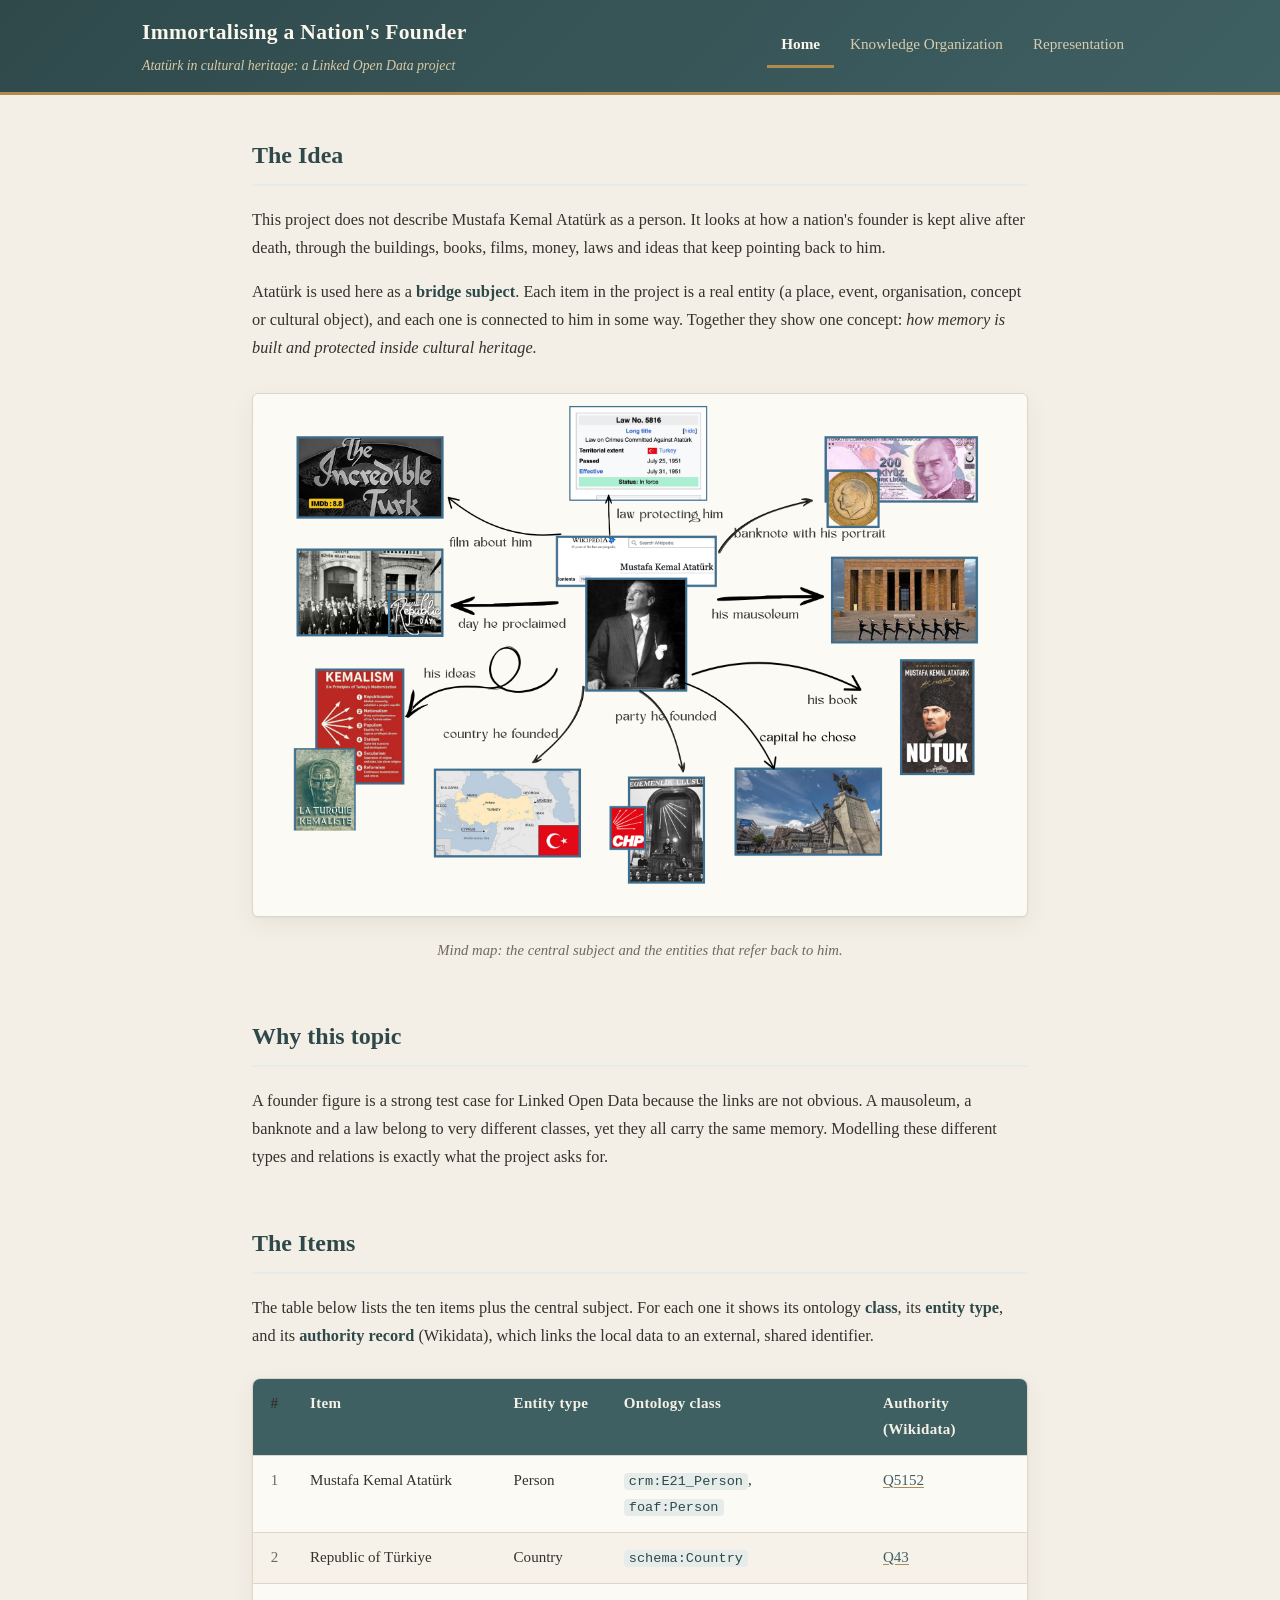
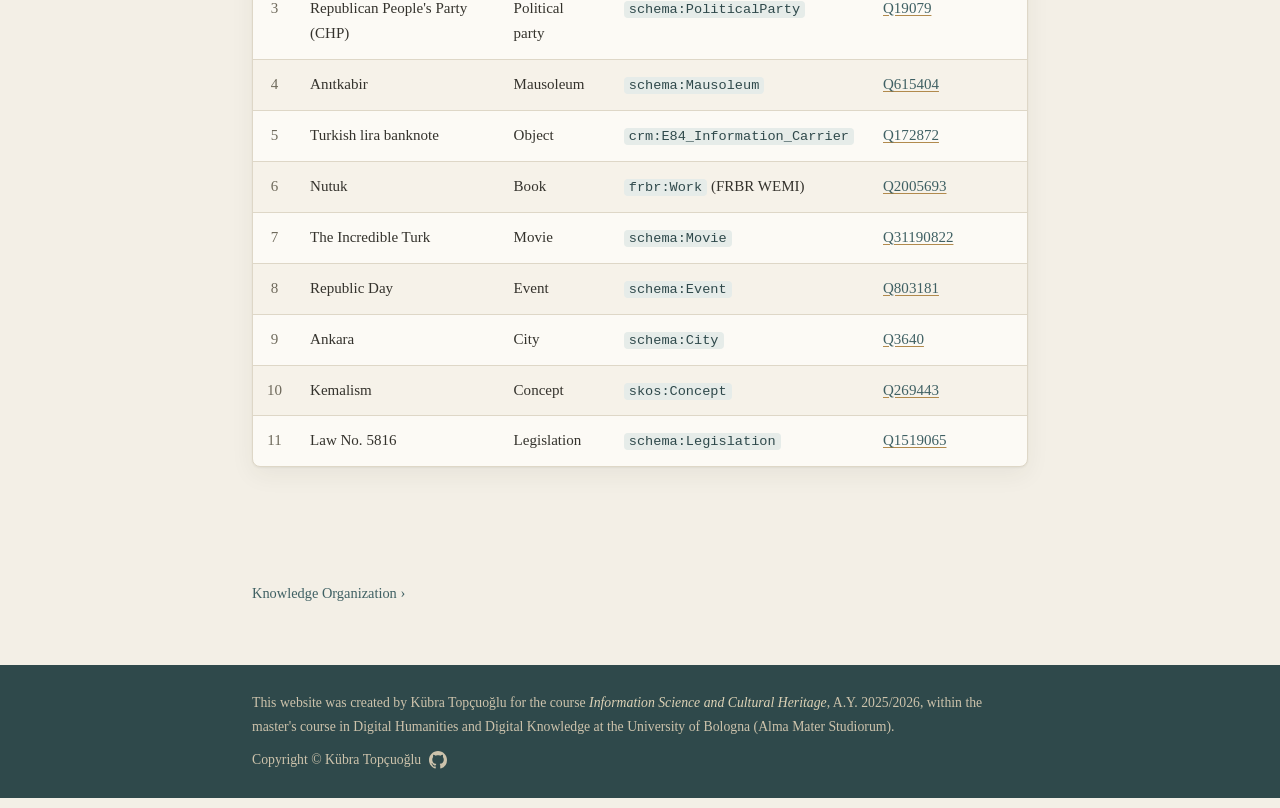
<file: docs/index.html>
<!DOCTYPE html>
<html lang="en">
<head>
  <meta charset="UTF-8">
  <meta name="viewport" content="width=device-width, initial-scale=1.0">
  <title>Immortalising a Nation's Founder</title>
  <link rel="stylesheet" href="css/style.css">
</head>
<body>
  <header>
    <div class="bar">
      <div class="site-title">
        <h1>Immortalising a Nation's Founder</h1>
        <p>Atatürk in cultural heritage: a Linked Open Data project</p>
      </div>
      <nav>
        <a href="index.html" class="active">Home</a>
        <a href="knowledge-organization.html">Knowledge Organization</a>
        <a href="representation.html">Representation</a>
      </nav>
    </div>
  </header>

  <main>
    <h2>The Idea</h2>
    <p>
      This project does not describe Mustafa Kemal Atatürk as a person. It looks
      at how a nation's founder is kept alive after death, through the buildings,
      books, films, money, laws and ideas that keep pointing back to him.
    </p>
    <p>
      Atatürk is used here as a <strong>bridge subject</strong>. Each item in the
      project is a real entity (a place, event, organisation, concept or
      cultural object), and each one is connected to him in some
      way. Together they show one concept: <em>how memory is built and protected
      inside cultural heritage.</em>
    </p>

    <figure>
      <img src="assets/mindmap.png" alt="Mind map placing Atatürk at the centre with connected entities">
      <figcaption>Mind map: the central subject and the entities that refer back to him.</figcaption>
    </figure>

    <h2>Why this topic</h2>
    <p>
      A founder figure is a strong test case for Linked Open Data because the
      links are not obvious. A mausoleum, a banknote and a law belong to very
      different classes, yet they all carry the same memory. Modelling these
      different types and relations is exactly what the project asks for.
    </p>

    <h2>The Items</h2>
    <p>
      The table below lists the ten items plus the central subject. For each one
      it shows its ontology <strong>class</strong>, its <strong>entity type</strong>,
      and its <strong>authority record</strong> (Wikidata), which links the local
      data to an external, shared identifier.
    </p>

    <table>
      <thead>
        <tr>
          <th>#</th>
          <th>Item</th>
          <th>Entity type</th>
          <th>Ontology class</th>
          <th>Authority (Wikidata)</th>
        </tr>
      </thead>
      <tbody>
        <tr>
          <td>1</td>
          <td>Mustafa Kemal Atatürk</td>
          <td>Person</td>
          <td><code>crm:E21_Person</code>, <code>foaf:Person</code></td>
          <td><a href="https://www.wikidata.org/wiki/Q5152">Q5152</a></td>
        </tr>
        <tr>
          <td>2</td>
          <td>Republic of Türkiye</td>
          <td>Country</td>
          <td><code>schema:Country</code></td>
          <td><a href="https://www.wikidata.org/wiki/Q43">Q43</a></td>
        </tr>
        <tr>
          <td>3</td>
          <td>Republican People's Party (CHP)</td>
          <td>Political party</td>
          <td><code>schema:PoliticalParty</code></td>
          <td><a href="https://www.wikidata.org/wiki/Q19079">Q19079</a></td>
        </tr>
        <tr>
          <td>4</td>
          <td>Anıtkabir</td>
          <td>Mausoleum</td>
          <td><code>schema:Mausoleum</code></td>
          <td><a href="https://www.wikidata.org/wiki/Q615404">Q615404</a></td>
        </tr>
        <tr>
          <td>5</td>
          <td>Turkish lira banknote</td>
          <td>Object</td>
          <td><code>crm:E84_Information_Carrier</code></td>
          <td><a href="https://www.wikidata.org/wiki/Q172872">Q172872</a></td>
        </tr>
        <tr>
          <td>6</td>
          <td>Nutuk</td>
          <td>Book</td>
          <td><code>frbr:Work</code> (FRBR WEMI)</td>
          <td><a href="https://www.wikidata.org/wiki/Q2005693">Q2005693</a></td>
        </tr>
        <tr>
          <td>7</td>
          <td>The Incredible Turk</td>
          <td>Movie</td>
          <td><code>schema:Movie</code></td>
          <td><a href="https://www.wikidata.org/wiki/Q31190822">Q31190822</a></td>
        </tr>
        <tr>
          <td>8</td>
          <td>Republic Day</td>
          <td>Event</td>
          <td><code>schema:Event</code></td>
          <td><a href="https://www.wikidata.org/wiki/Q803181">Q803181</a></td>
        </tr>
        <tr>
          <td>9</td>
          <td>Ankara</td>
          <td>City</td>
          <td><code>schema:City</code></td>
          <td><a href="https://www.wikidata.org/wiki/Q3640">Q3640</a></td>
        </tr>
        <tr>
          <td>10</td>
          <td>Kemalism</td>
          <td>Concept</td>
          <td><code>skos:Concept</code></td>
          <td><a href="https://www.wikidata.org/wiki/Q269443">Q269443</a></td>
        </tr>
        <tr>
          <td>11</td>
          <td>Law No. 5816</td>
          <td>Legislation</td>
          <td><code>schema:Legislation</code></td>
          <td><a href="https://www.wikidata.org/wiki/Q1519065">Q1519065</a></td>
        </tr>
      </tbody>
    </table>
  </main>

  <nav class="pager">
    <a href="knowledge-organization.html">Knowledge Organization ›</a>
  </nav>

  <footer>
    <p>
      This website was created by Kübra Topçuoğlu for the course
      <em>Information Science and Cultural Heritage</em>, A.Y. 2025/2026,
      within the master's course in Digital Humanities and Digital Knowledge
      at the University of Bologna (Alma Mater Studiorum).
    </p>
    <p class="copyright">
      Copyright © Kübra Topçuoğlu
      <a class="gh" href="https://github.com/Kubrato" aria-label="GitHub" title="GitHub" target="_blank" rel="noopener">
        <svg viewBox="0 0 16 16" width="18" height="18" aria-hidden="true">
          <path fill="currentColor" d="M8 0C3.58 0 0 3.58 0 8c0 3.54 2.29 6.53 5.47 7.59.4.07.55-.17.55-.38 0-.19-.01-.82-.01-1.49-2.01.37-2.53-.49-2.69-.94-.09-.23-.48-.94-.82-1.13-.28-.15-.68-.52-.01-.53.63-.01 1.08.58 1.23.82.72 1.21 1.87.87 2.33.66.07-.52.28-.87.51-1.07-1.78-.2-3.64-.89-3.64-3.95 0-.87.31-1.59.82-2.15-.08-.2-.36-1.02.08-2.12 0 0 .67-.21 2.2.82.64-.18 1.32-.27 2-.27.68 0 1.36.09 2 .27 1.53-1.04 2.2-.82 2.2-.82.44 1.1.16 1.92.08 2.12.51.56.82 1.27.82 2.15 0 3.07-1.87 3.75-3.65 3.95.29.25.54.73.54 1.48 0 1.07-.01 1.93-.01 2.2 0 .21.15.46.55.38A8.013 8.013 0 0 0 16 8c0-4.42-3.58-8-8-8z"/>
        </svg>
      </a>
    </p>
  </footer>
</body>
</html>
</file>
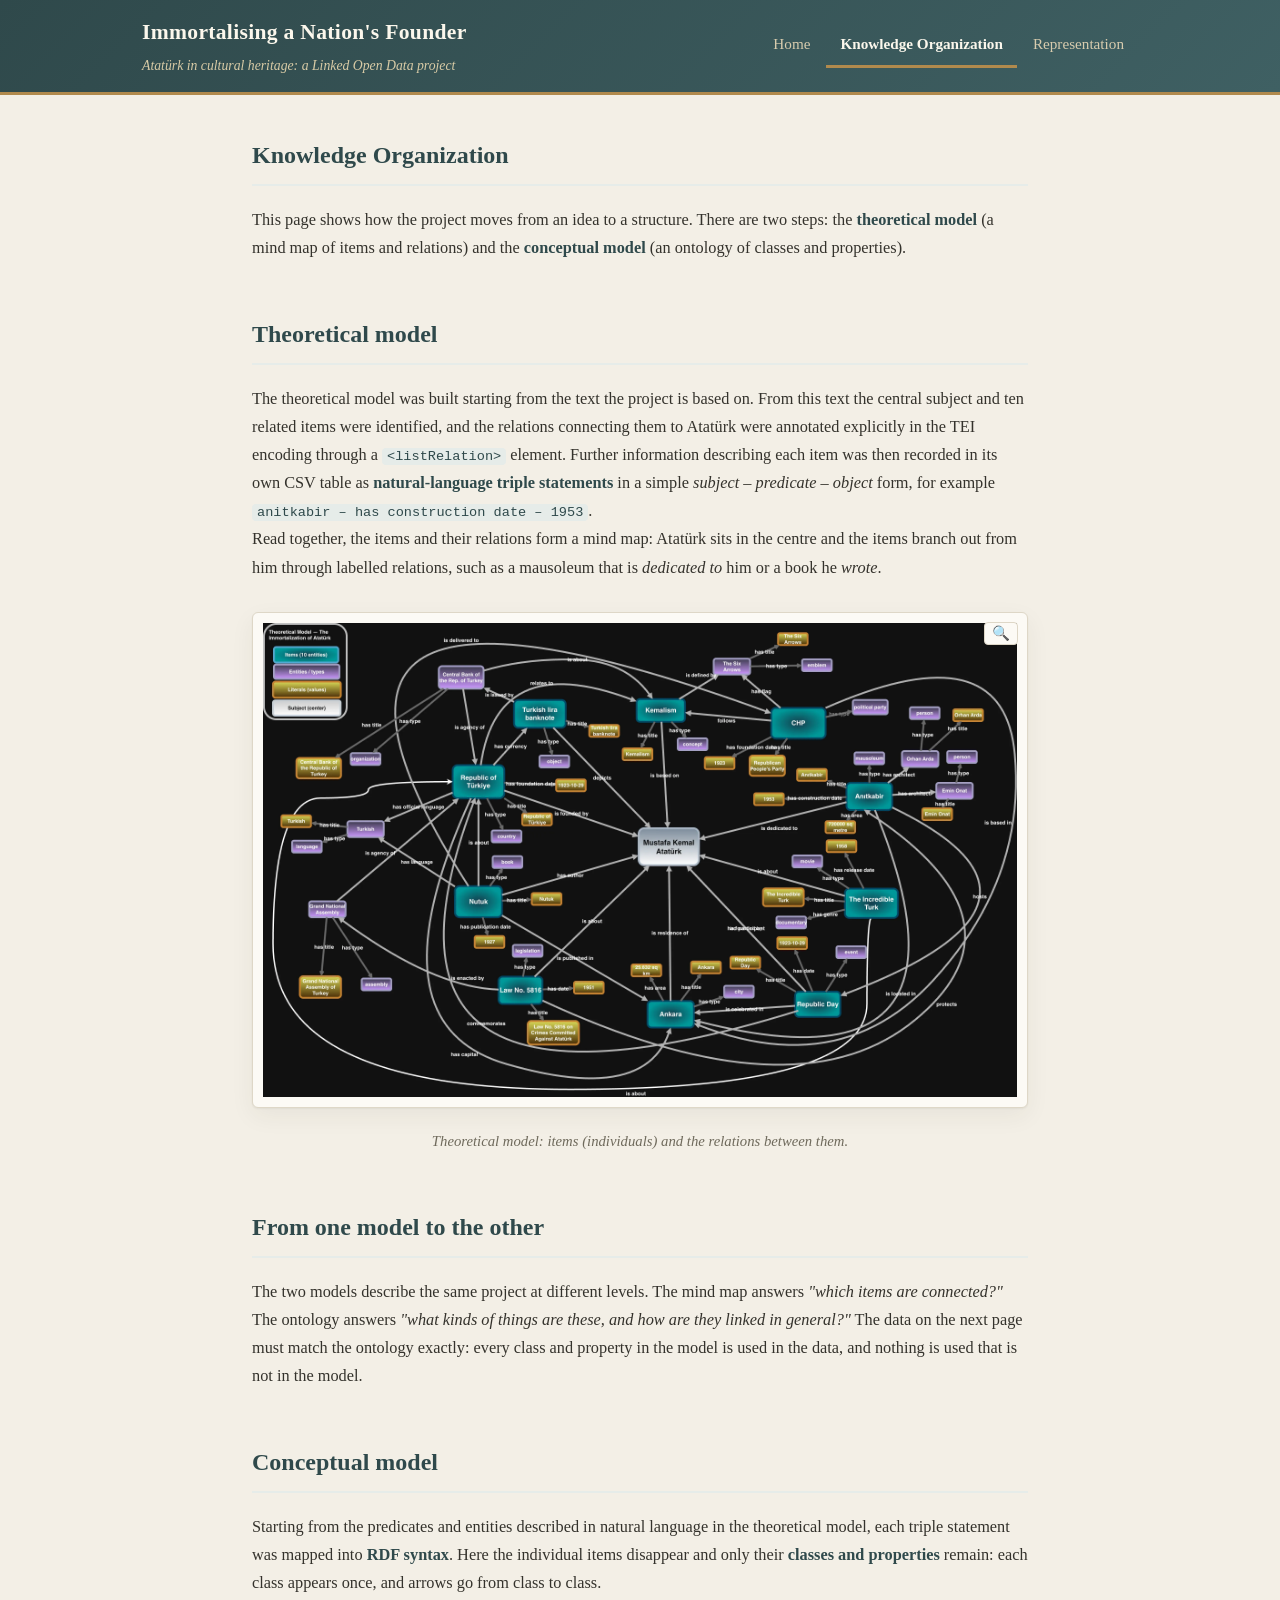
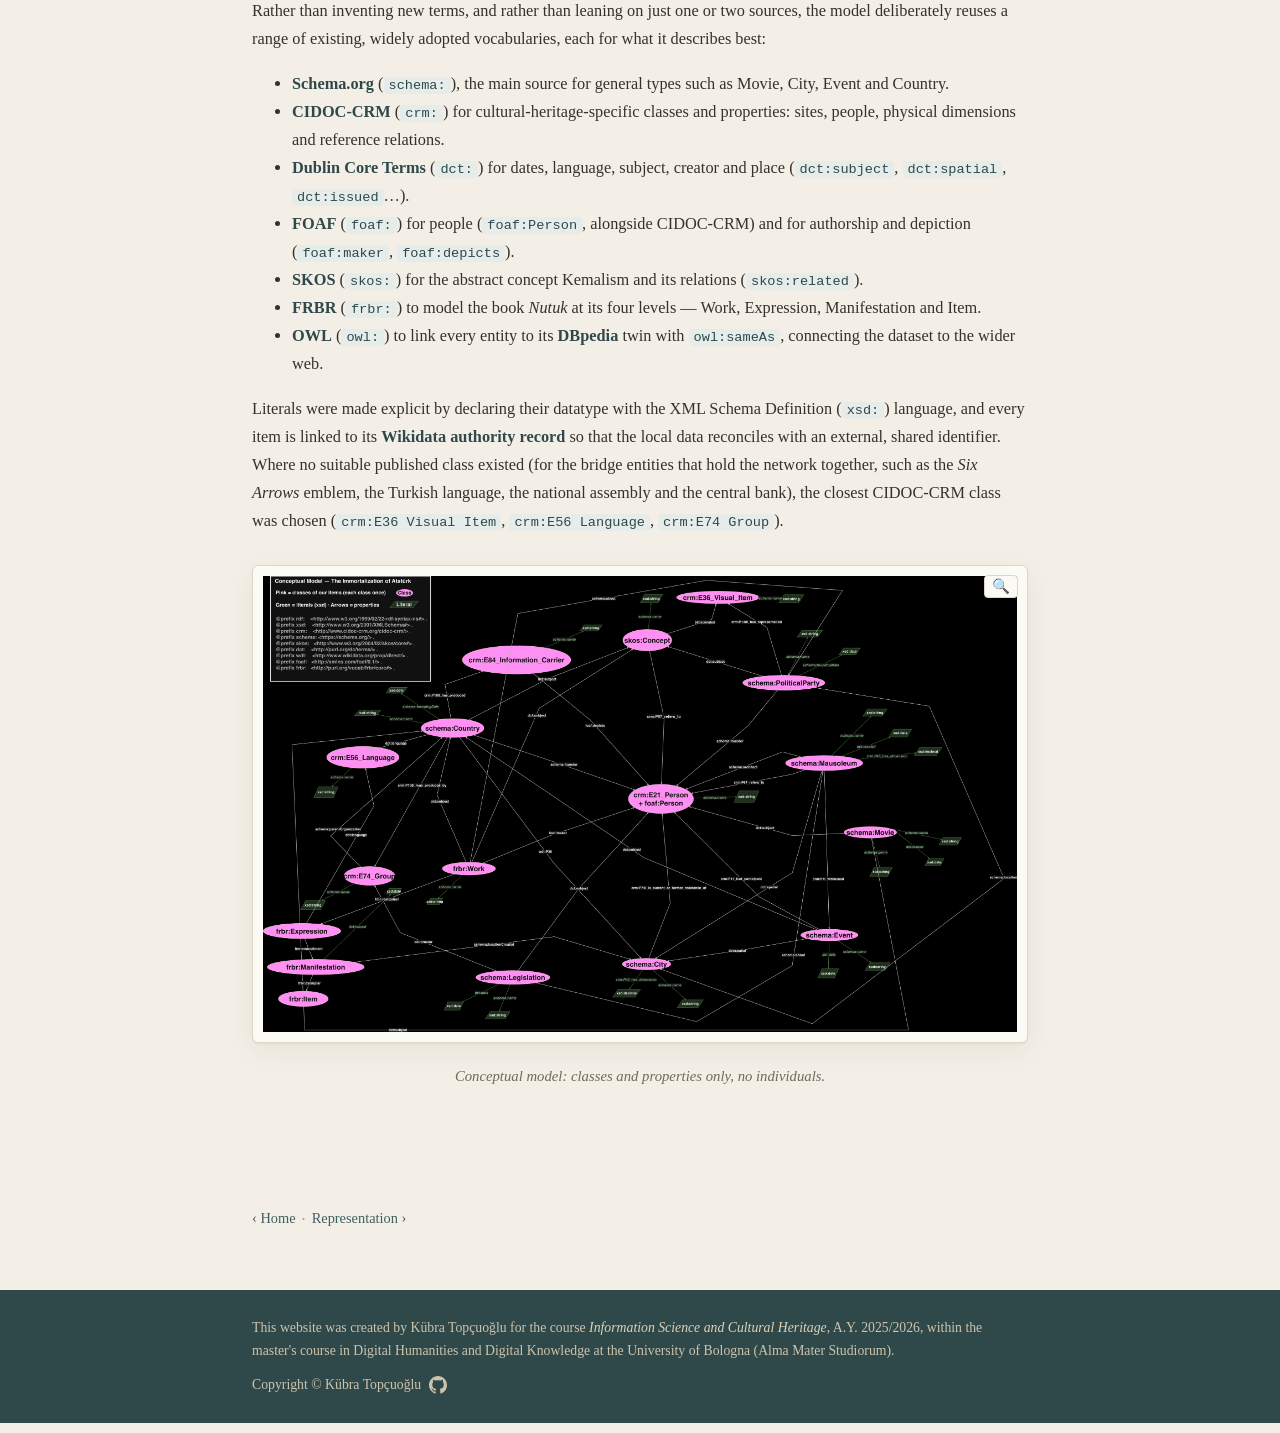
<file: docs/knowledge-organization.html>
<!DOCTYPE html>
<html lang="en">
<head>
  <meta charset="UTF-8">
  <meta name="viewport" content="width=device-width, initial-scale=1.0">
  <title>Knowledge Organization</title>
  <link rel="stylesheet" href="css/style.css">
</head>
<body>
  <header>
    <div class="bar">
      <div class="site-title">
        <h1>Immortalising a Nation's Founder</h1>
        <p>Atatürk in cultural heritage: a Linked Open Data project</p>
      </div>
      <nav>
        <a href="index.html">Home</a>
        <a href="knowledge-organization.html" class="active">Knowledge Organization</a>
        <a href="representation.html">Representation</a>
      </nav>
    </div>
  </header>

  <main>
    <h2>Knowledge Organization</h2>
    <p>
      This page shows how the project moves from an idea to a structure. There are
      two steps: the <strong>theoretical model</strong> (a mind map of items and
      relations) and the <strong>conceptual model</strong> (an ontology of classes
      and properties).
    </p>

    <h2>Theoretical model</h2>
    <p>
      The theoretical model was built starting from the text the project is based
      on. From this text the central subject and ten related items were identified,
      and the relations connecting them to Atatürk were annotated explicitly in the
      TEI encoding through a <code>&lt;listRelation&gt;</code> element. 
      Further information describing each item was then recorded in its own CSV table as
      <strong>natural-language triple statements</strong> in a simple
      <em>subject – predicate – object</em> form, for example
      <code>anitkabir – has construction date – 1953</code>. <br>
      Read together, the items and their relations form a mind map: Atatürk sits in the centre 
      and the items branch out from him through labelled relations, such as a mausoleum that
      is <em>dedicated to</em> him or a book he <em>wrote</em>.
    </p>
    <figure>
      <img src="assets/theoretical-model.webp" class="zoomable" alt="Theoretical model: radial mind map of items and relations">
      <figcaption>Theoretical model: items (individuals) and the relations between them.</figcaption>
    </figure>
    <h2>From one model to the other</h2>
    <p>
      The two models describe the same project at different levels. The mind map
      answers <em>"which items are connected?"</em> The ontology answers
      <em>"what kinds of things are these, and how are they linked in general?"</em>
      The data on the next page must match the ontology exactly: every class and
      property in the model is used in the data, and nothing is used that is not in
      the model.
    </p>
    <h2>Conceptual model</h2>
    <p>
      Starting from the predicates and entities described in natural language in the
      theoretical model, each triple statement was mapped into <strong>RDF
      syntax</strong>. Here the individual items disappear and only their
      <strong>classes and properties</strong> remain: each class appears once, and
      arrows go from class to class. <br> Rather than inventing new terms, and rather
      than leaning on just one or two sources, the model deliberately reuses a range
      of existing, widely adopted vocabularies, each for what it describes best:
    </p>
    <ul>
      <li><strong>Schema.org</strong> (<code>schema:</code>), the main source for general types such as Movie, City, Event and Country.</li>
      <li><strong>CIDOC-CRM</strong> (<code>crm:</code>) for cultural-heritage-specific classes and properties: sites, people, physical dimensions and reference relations.</li>
      <li><strong>Dublin Core Terms</strong> (<code>dct:</code>) for dates, language, subject, creator and place (<code>dct:subject</code>, <code>dct:spatial</code>, <code>dct:issued</code>…).</li>
      <li><strong>FOAF</strong> (<code>foaf:</code>) for people (<code>foaf:Person</code>, alongside CIDOC-CRM) and for authorship and depiction (<code>foaf:maker</code>, <code>foaf:depicts</code>).</li>
      <li><strong>SKOS</strong> (<code>skos:</code>) for the abstract concept Kemalism and its relations (<code>skos:related</code>).</li>
      <li><strong>FRBR</strong> (<code>frbr:</code>) to model the book <em>Nutuk</em> at its four levels — Work, Expression, Manifestation and Item.</li>
      <li><strong>OWL</strong> (<code>owl:</code>) to link every entity to its <strong>DBpedia</strong> twin with <code>owl:sameAs</code>, connecting the dataset to the wider web.</li>
    </ul>
    <p>
      Literals were made explicit by declaring their datatype with the XML Schema
      Definition (<code>xsd:</code>) language, and every item is linked to its
      <strong>Wikidata authority record</strong> so that the local data reconciles
      with an external, shared identifier. Where no suitable published class
      existed (for the bridge entities that hold the network together, such as the
      <em>Six Arrows</em> emblem, the Turkish language, the national assembly and
      the central bank), the closest CIDOC-CRM class was chosen (<code>crm:E36
      Visual&nbsp;Item</code>, <code>crm:E56 Language</code>, <code>crm:E74
      Group</code>).
    </p>
    <figure>
      <img src="assets/ConceptualModel.webp" class="zoomable" alt="Conceptual model: ontology of classes and properties">
      <figcaption>Conceptual model: classes and properties only, no individuals.</figcaption>
    </figure>
  </main>

  <nav class="pager">
    <a href="index.html">‹ Home</a>
    <span class="sep">·</span>
    <a href="representation.html">Representation ›</a>
  </nav>

  <footer>
    <p>
      This website was created by Kübra Topçuoğlu for the course
      <em>Information Science and Cultural Heritage</em>, A.Y. 2025/2026,
      within the master's course in Digital Humanities and Digital Knowledge
      at the University of Bologna (Alma Mater Studiorum).
    </p>
    <p class="copyright">
      Copyright © Kübra Topçuoğlu
      <a class="gh" href="https://github.com/Kubrato" aria-label="GitHub" title="GitHub" target="_blank" rel="noopener">
        <svg viewBox="0 0 16 16" width="18" height="18" aria-hidden="true">
          <path fill="currentColor" d="M8 0C3.58 0 0 3.58 0 8c0 3.54 2.29 6.53 5.47 7.59.4.07.55-.17.55-.38 0-.19-.01-.82-.01-1.49-2.01.37-2.53-.49-2.69-.94-.09-.23-.48-.94-.82-1.13-.28-.15-.68-.52-.01-.53.63-.01 1.08.58 1.23.82.72 1.21 1.87.87 2.33.66.07-.52.28-.87.51-1.07-1.78-.2-3.64-.89-3.64-3.95 0-.87.31-1.59.82-2.15-.08-.2-.36-1.02.08-2.12 0 0 .67-.21 2.2.82.64-.18 1.32-.27 2-.27.68 0 1.36.09 2 .27 1.53-1.04 2.2-.82 2.2-.82.44 1.1.16 1.92.08 2.12.51.56.82 1.27.82 2.15 0 3.07-1.87 3.75-3.65 3.95.29.25.54.73.54 1.48 0 1.07-.01 1.93-.01 2.2 0 .21.15.46.55.38A8.013 8.013 0 0 0 16 8c0-4.42-3.58-8-8-8z"/>
        </svg>
      </a>
    </p>
  </footer>

  <script src="js/zoom.js"></script>
</body>
</html>
</file>
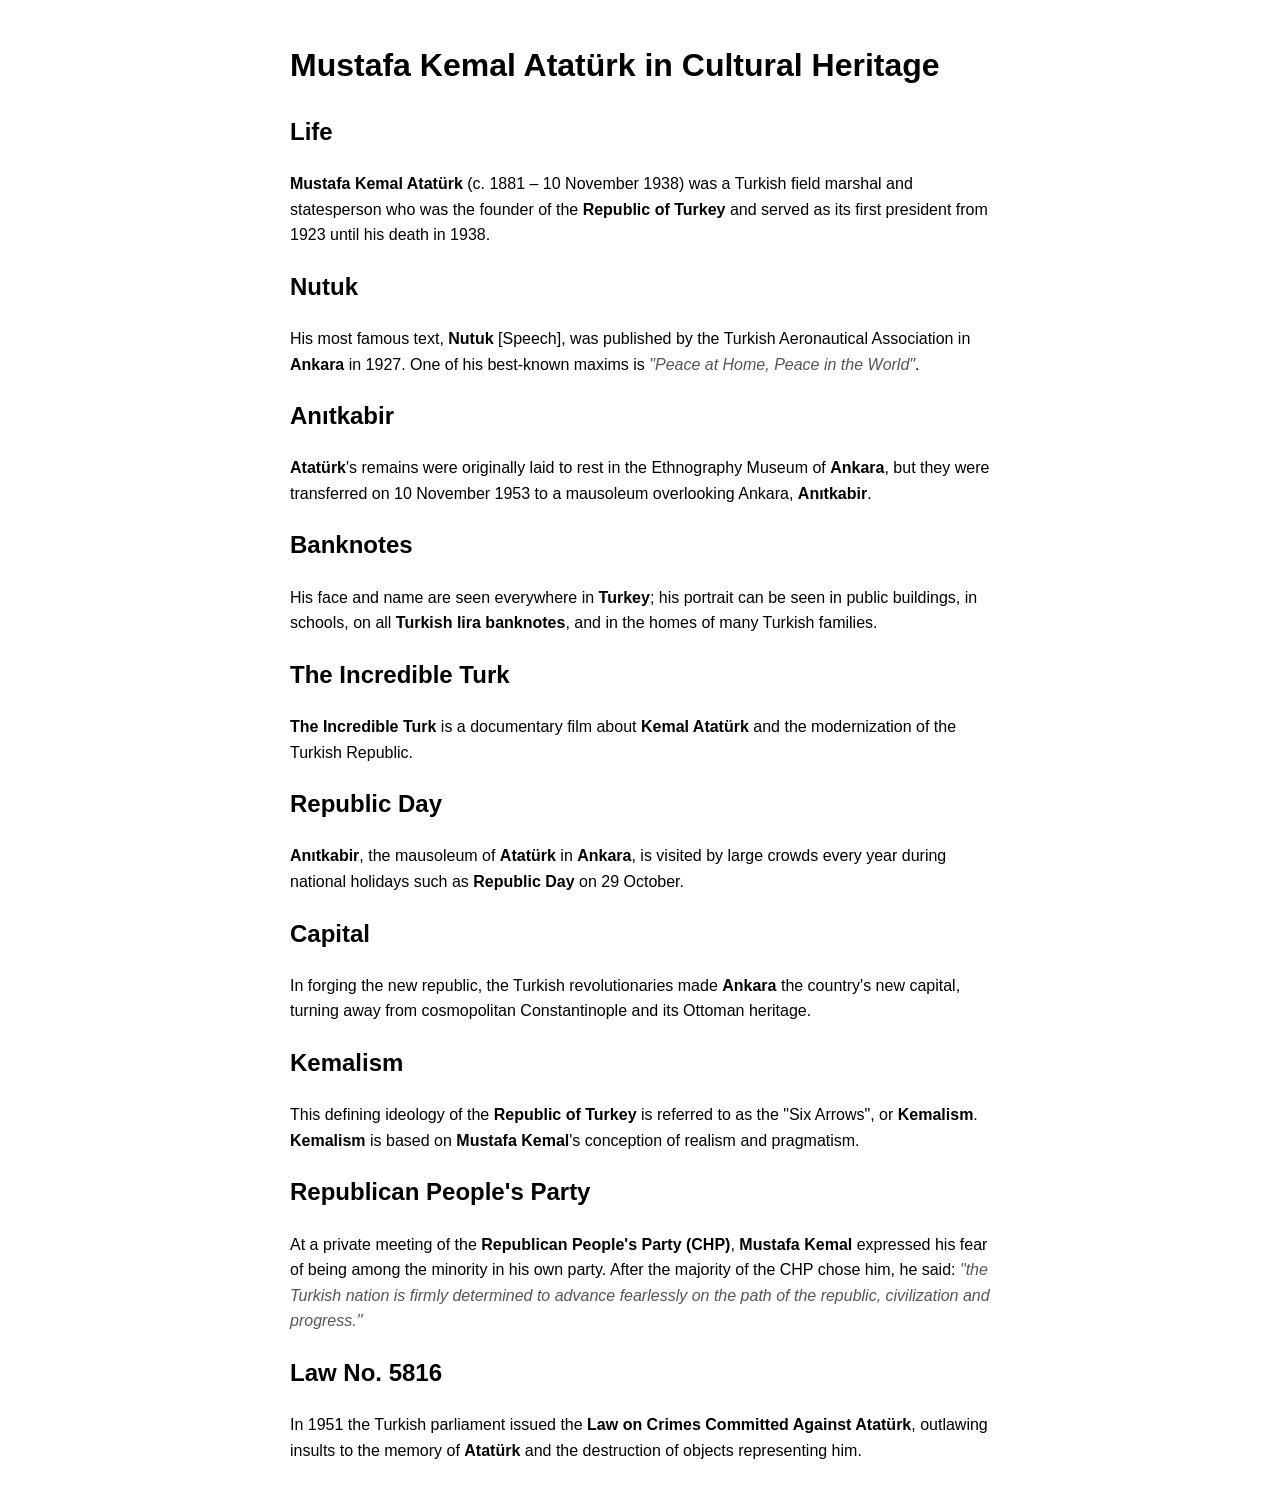
<file: docs/files/encoding.html>
<html xmlns:tei="http://www.tei-c.org/ns/1.0">
<head>
<meta http-equiv="Content-Type" content="text/html; charset=UTF-8">
<title>Mustafa Kemal Atatürk in Cultural Heritage</title>
<style>
          body { font-family: sans-serif; max-width: 700px; margin: 40px auto; line-height: 1.6; }
          .entity { font-weight: bold; }
          .quote  { font-style: italic; color: #555; }
        </style>
</head>
<body>
<h1>Mustafa Kemal Atatürk in Cultural Heritage</h1>
      

      
        <h2>Life</h2>
        <p>
          <span class="entity">Mustafa Kemal Atatürk</span>
          (c. 1881 – 10 November 1938) was a Turkish field marshal and statesperson who was the
          founder of the <span class="entity">Republic of Turkey</span> and served as its
          first president from 1923 until his death in 1938.
        </p>
      

      
        <h2>Nutuk</h2>
        <p>
          His most famous text, <span class="entity">Nutuk</span> [Speech], was published by the
          Turkish Aeronautical Association in <span class="entity">Ankara</span> in 1927.
          One of his best-known maxims is <span class="quote">"Peace at Home, Peace in the World"</span>.
        </p>
      

      
        <h2>Anıtkabir</h2>
        <p>
          <span class="entity">Atatürk</span>'s remains were originally laid to rest in the
          Ethnography Museum of <span class="entity">Ankara</span>, but they were transferred
          on 10 November 1953 to a mausoleum overlooking Ankara,
          <span class="entity">Anıtkabir</span>.
        </p>
      

      
        <h2>Banknotes</h2>
        <p>
          His face and name are seen everywhere in <span class="entity">Turkey</span>; his
          portrait can be seen in public buildings, in schools, on all
          <span class="entity">Turkish lira banknotes</span>, and in the homes of many
          Turkish families.
        </p>
      

      
        <h2>The Incredible Turk</h2>
        <p>
          <span class="entity">The Incredible Turk</span> is a documentary film about
          <span class="entity">Kemal Atatürk</span> and the modernization of the Turkish Republic.
        </p>
      

      
        <h2>Republic Day</h2>
        <p>
          <span class="entity">Anıtkabir</span>, the mausoleum of
          <span class="entity">Atatürk</span> in <span class="entity">Ankara</span>,
          is visited by large crowds every year during national holidays such as
          <span class="entity">Republic Day</span> on 29 October.
        </p>
      

      
        <h2>Capital</h2>
        <p>
          In forging the new republic, the Turkish revolutionaries made
          <span class="entity">Ankara</span> the country's new capital, turning away from
          cosmopolitan Constantinople and its Ottoman heritage.
        </p>
      

      
        <h2>Kemalism</h2>
        <p>
          This defining ideology of the <span class="entity">Republic of Turkey</span> is referred
          to as the "Six Arrows", or <span class="entity">Kemalism</span>.
          <span class="entity">Kemalism</span> is based on
          <span class="entity">Mustafa Kemal</span>'s conception of realism and pragmatism.
        </p>
      

      
        <h2>Republican People's Party</h2>
        <p>
          At a private meeting of the <span class="entity">Republican People's Party (CHP)</span>,
          <span class="entity">Mustafa Kemal</span> expressed his fear of being among the
          minority in his own party. After the majority of the CHP chose him, he said:
          <span class="quote">"the Turkish nation is firmly determined to advance fearlessly on the path of the
          republic, civilization and progress."</span>
        </p>
      

      
        <h2>Law No. 5816</h2>
        <p>
          In 1951 the Turkish parliament issued the
          <span class="entity">Law on Crimes Committed Against Atatürk</span>, outlawing insults to
          the memory of <span class="entity">Atatürk</span> and the destruction of objects
          representing him.
        </p>
      

    </body>
</html>
</file>
<file: docs/css/style.css>
/* Immortalising a Nation's Founder - Atatürk in Cultural Heritage
   Neutral archival palette (no red): cream paper, deep teal, archival gold. */

:root {
  --paper: #f3efe6;
  --card: #fcfaf5;
  --ink: #34322c;
  --muted: #6f6a5c;
  --line: #ded7c7;
  --teal: #3f6063;
  --teal-deep: #2f494b;
  --teal-soft: #e6ece9;
  --gold: #b18a4d;
  --shadow: 0 1px 2px rgba(47, 43, 33, 0.06), 0 8px 24px rgba(47, 43, 33, 0.06);
}

* { box-sizing: border-box; }

body {
  margin: 0;
  font-family: Georgia, "Iowan Old Style", "Times New Roman", serif;
  color: var(--ink);
  background: var(--paper);
  line-height: 1.72;
  font-size: 1.02rem;
}

/* Compact header bar: title on the left, tabs on the right */
header {
  background: linear-gradient(135deg, var(--teal-deep), var(--teal));
  border-bottom: 3px solid var(--gold);
  color: #f4efe3;
}

.bar {
  max-width: 1040px;
  margin: 0 auto;
  padding: 14px 22px;
  display: flex;
  align-items: center;
  justify-content: space-between;
  gap: 20px 28px;
  flex-wrap: wrap;
}

.site-title h1 {
  margin: 0;
  font-size: 1.35rem;
  letter-spacing: 0.3px;
  color: #fbf7ec;
}

.site-title p {
  margin: 3px 0 0;
  color: #d8cba6;
  font-size: 0.86rem;
  font-style: italic;
}

/* Navigation tabs (sit on the teal bar) */
nav {
  display: flex;
  gap: 2px;
  flex-wrap: wrap;
}

nav a {
  display: inline-block;
  padding: 8px 14px;
  text-decoration: none;
  color: #d8ccae;
  font-size: 0.95rem;
  border-bottom: 3px solid transparent;
  border-radius: 4px 4px 0 0;
  transition: color 0.15s, border-color 0.15s, background 0.15s;
}

nav a:hover {
  color: #fbf7ec;
  background: rgba(255, 255, 255, 0.08);
}

nav a.active {
  color: #fbf7ec;
  border-bottom-color: var(--gold);
  font-weight: bold;
}

/* Main content */
main {
  max-width: 820px;
  margin: 0 auto;
  padding: 40px 22px 72px;
}

h2 {
  font-size: 1.5rem;
  color: var(--teal-deep);
  margin-top: 52px;
  padding-bottom: 8px;
  border-bottom: 2px solid var(--teal-soft);
}

h2:first-of-type { margin-top: 0; }

p { margin: 1em 0; }

a {
  color: var(--teal);
  text-decoration-color: var(--gold);
  text-underline-offset: 2px;
}

a:hover { color: var(--gold); }

strong { color: var(--teal-deep); }

/* Figures */
figure {
  margin: 30px 0;
  text-align: center;
}

figure img {
  max-width: 100%;
  height: auto;
  border: 1px solid var(--line);
  background: var(--card);
  border-radius: 6px;
  padding: 10px;
  box-shadow: var(--shadow);
}

figcaption {
  color: var(--muted);
  font-size: 0.92rem;
  font-style: italic;
  margin-top: 12px;
}

/* Table */
table {
  border-collapse: separate;
  border-spacing: 0;
  width: 100%;
  margin: 28px 0;
  font-size: 0.94rem;
  background: var(--card);
  border: 1px solid var(--line);
  border-radius: 8px;
  overflow: hidden;
  box-shadow: var(--shadow);
}

th, td {
  padding: 12px 14px;
  text-align: left;
  vertical-align: top;
  border-bottom: 1px solid var(--line);
}

th {
  background: var(--teal);
  color: #f6f1e6;
  letter-spacing: 0.3px;
}

tbody tr:nth-child(even) td { background: #f6f2e9; }

tbody tr:hover td { background: var(--teal-soft); }

tbody tr:last-child td { border-bottom: none; }

/* narrow, centred row-number column */
th:first-child, td:first-child {
  text-align: center;
  width: 2.5rem;
  color: var(--muted);
}

th:first-child { color: inherit; }

code {
  font-family: "SFMono-Regular", "Courier New", monospace;
  font-size: 0.85rem;
  color: var(--teal-deep);
  background: var(--teal-soft);
  padding: 1px 5px;
  border-radius: 4px;
}

/* Code blocks (serialized graph / snippets) */
pre {
  background: #0d1117;
  border-radius: 8px;
  padding: 16px 18px;
  overflow-x: auto;
  font-size: 0.82rem;
  line-height: 1.5;
  max-height: 440px;
  box-shadow: var(--shadow);
}

pre code {
  font-family: "SFMono-Regular", "Courier New", monospace;
  color: #c9d1d9;
  background: none;
  padding: 0;
}

pre code.hljs {
  background: transparent;
  padding: 0;
}

/* Download / view-file links */
.files {
  list-style: none;
  padding: 0;
  margin: 16px 0;
}

.files li { margin: 8px 0; }

.files a {
  display: inline-flex;
  align-items: center;
  gap: 6px;
  padding: 9px 15px;
  border: 1px solid var(--line);
  border-radius: 6px;
  background: var(--card);
  text-decoration: none;
  color: var(--teal);
  box-shadow: var(--shadow);
  transition: transform 0.15s, border-color 0.15s, background 0.15s;
}

.files a:hover {
  background: var(--teal-soft);
  border-color: var(--teal);
  transform: translateY(-1px);
}

.files .what {
  color: var(--muted);
  font-size: 0.9rem;
  margin-left: 8px;
}

/* Numbered pipeline steps */
.pipeline {
  margin: 18px 0;
  padding-left: 22px;
}

.pipeline li {
  margin: 8px 0;
  padding-left: 4px;
}

.pipeline li::marker { color: var(--gold); font-weight: bold; }

/* Collapsible code blocks */
details.code {
  margin: 14px 0 26px;
  border: 1px solid var(--line);
  border-radius: 8px;
  background: var(--card);
  box-shadow: var(--shadow);
  overflow: hidden;
}

details.code summary {
  cursor: pointer;
  padding: 11px 15px;
  color: var(--teal);
  font-size: 0.9rem;
  user-select: none;
  display: flex;
  align-items: center;
  gap: 10px;
}

details.code summary:hover { color: var(--teal-deep); }

/* GitHub link to the source file, shown inside the summary bar */
.gh-file {
  margin-left: auto;
  display: inline-flex;
  align-items: center;
  gap: 5px;
  color: var(--muted);
  text-decoration: none;
  font-size: 0.85rem;
}

.gh-file:hover { color: var(--teal); text-decoration: underline; }

details.code pre {
  margin: 0;
  border-radius: 0;
  box-shadow: none;
}

/* Zoomable images - click to enlarge, click again to shrink */
.zoom-wrap {
  position: relative;
  display: inline-block;
  line-height: 0;
}

img.zoomable {
  cursor: zoom-in;
  transition: transform 0.2s ease;
}

img.zoomable.zoomed {
  transform: scale(1.7);
  cursor: zoom-out;
  position: relative;
  z-index: 5;
}

.zoom-badge {
  position: absolute;
  top: 10px;
  right: 10px;
  padding: 2px 7px;
  font-size: 0.9rem;
  line-height: 1.2;
  background: var(--card);
  border: 1px solid var(--line);
  border-radius: 4px;
  pointer-events: none;
}

/* Footer */
.pager {
  display: flex;
  align-items: center;
  gap: 6px;
  max-width: 820px;
  margin: 14px auto 0;
  padding: 0 22px;
}

.pager a {
  color: var(--teal);
  text-decoration: none;
  font-size: 0.9rem;
  background: none;
  padding: 0;
}

.pager a:hover {
  color: var(--gold);
  background: none;
  text-decoration: underline;
}

.pager .sep { color: #999; }

footer {
  background: var(--teal-deep);
  color: #cdc3ac;
  font-size: 0.86rem;
  margin-top: 56px;
}

footer p {
  max-width: 820px;
  margin: 0 auto 10px;
  padding: 0 22px;
}

footer p:first-child { padding-top: 26px; }

footer .copyright {
  display: flex;
  align-items: center;
  gap: 8px;
  padding-bottom: 26px;
}

footer em { color: #ddd2b6; }

footer a { color: #ddd2b6; }

footer .gh {
  display: inline-flex;
  color: #cdc3ac;
}

footer .gh:hover { color: #fff; }
</file>
